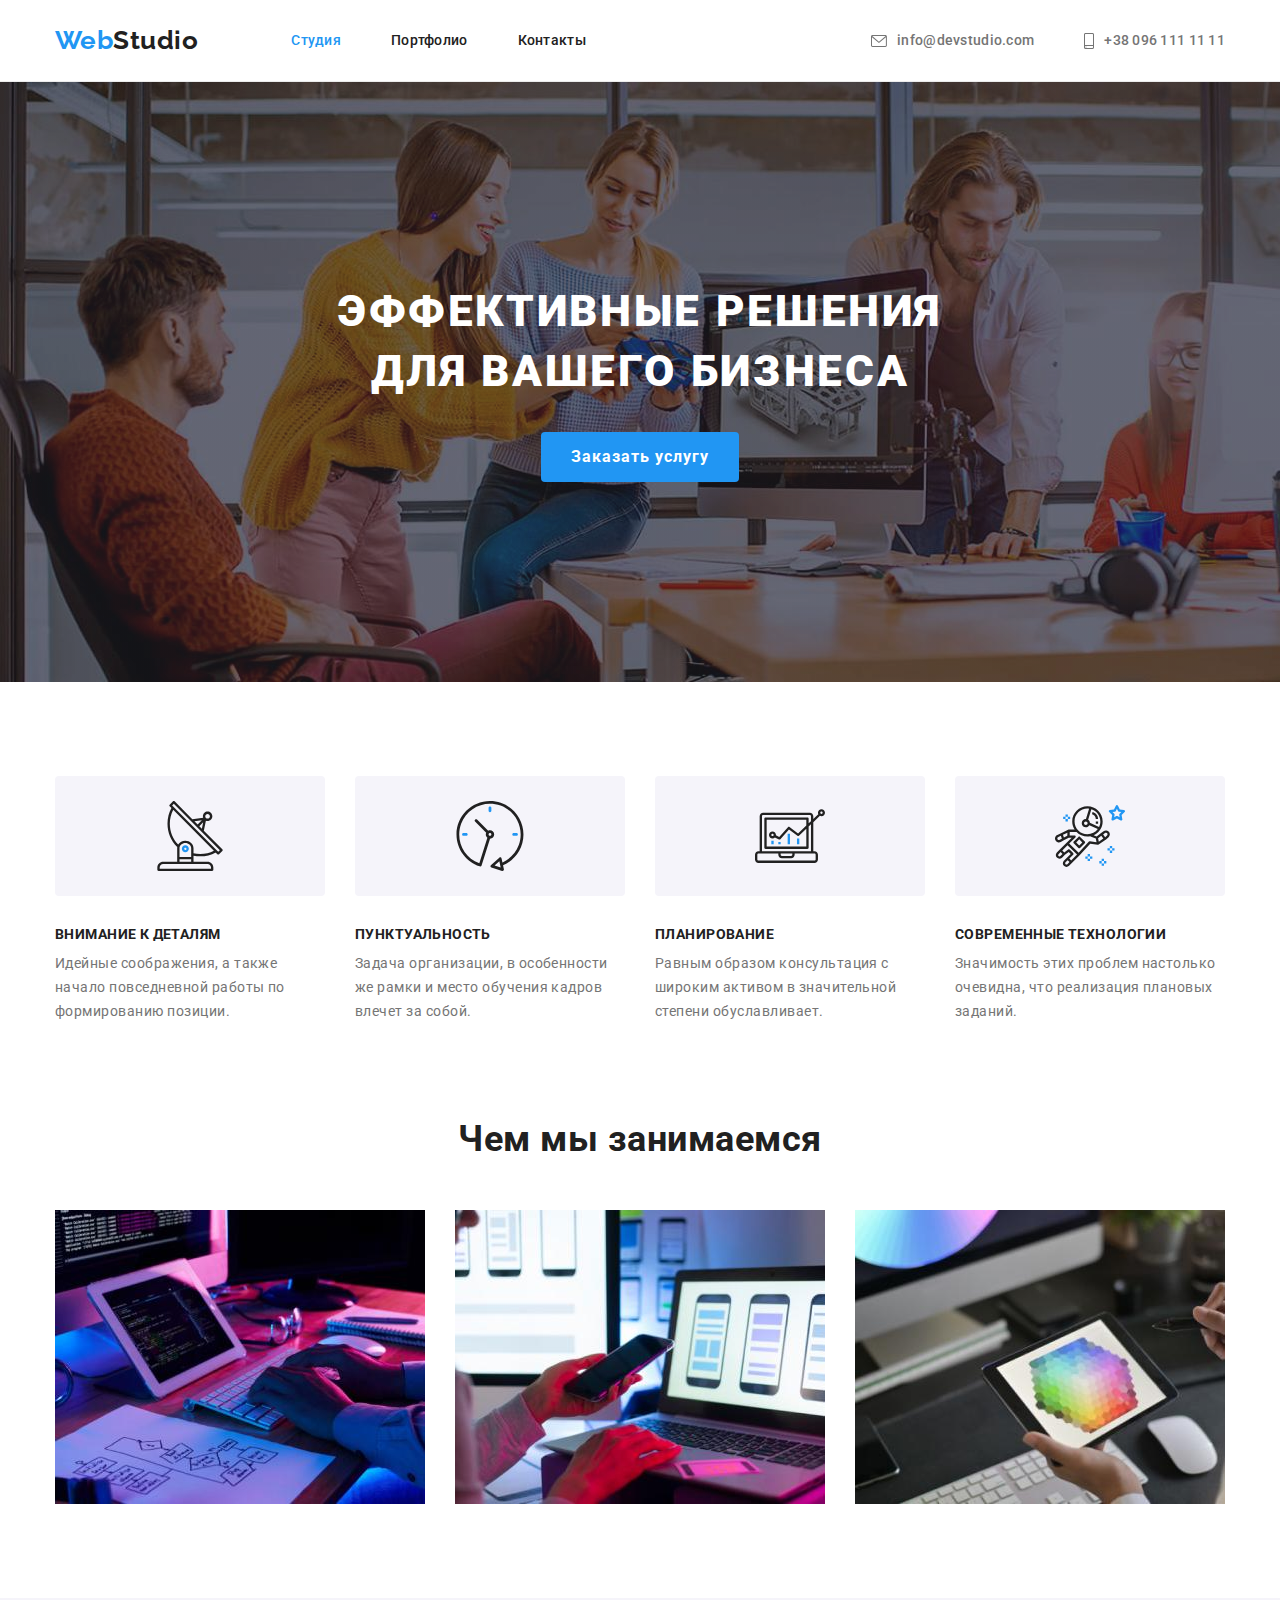
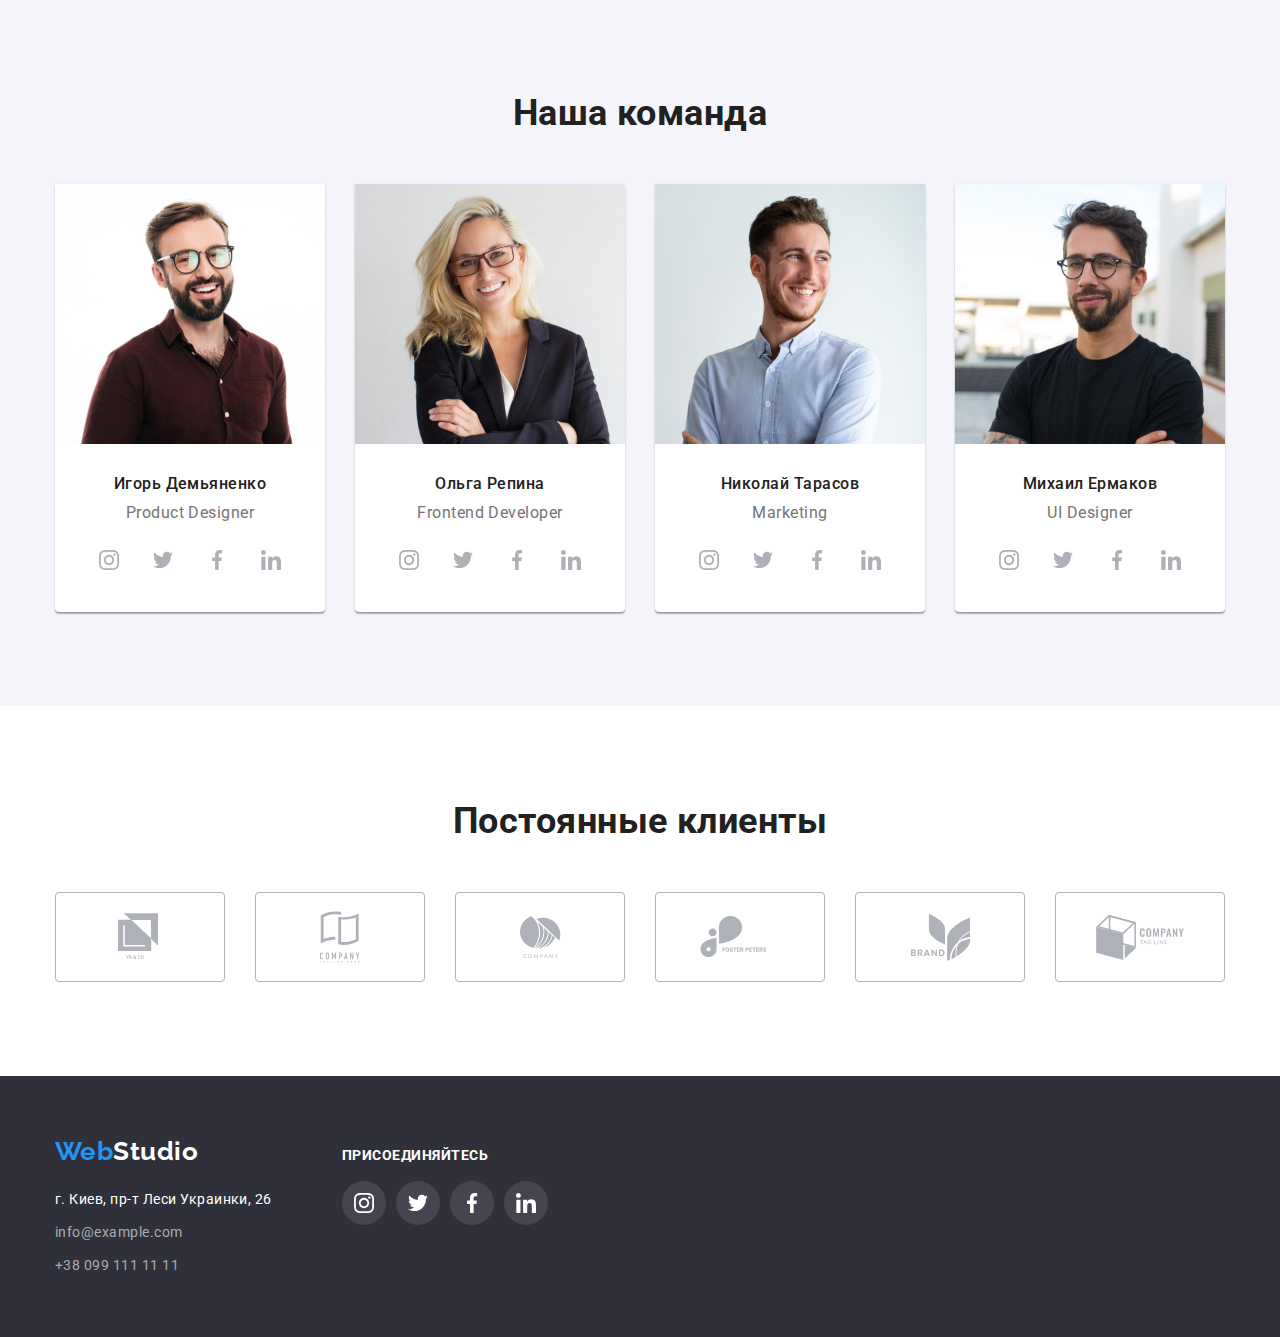
<file: index.html>
<!DOCTYPE html>
<html lang="ru">
  <head>
    <meta charset="UTF-8" />
    <meta name="viewport" content="width=device-width, initial-scale=1.0" />
    <title>Студия</title>
    <link
      href="https://fonts.googleapis.com/css2?family=Raleway:wght@700&family=Roboto:wght@400;500;700;900&display=swap"
      rel="stylesheet"
    />
    <link
      rel="stylesheet"
      href="https://cdnjs.cloudflare.com/ajax/libs/modern-normalize/1.0.0/modern-normalize.min.css"
    />
    <link rel="stylesheet" href="./css/style.css" />
  </head>
  <body>
    <!--Шапка сайта-->
    <header class="header">
      <div class="container">
        <nav class="menu">
          <a href="./index.html" class="logo"
            ><span class="logo-one">Web</span>Studio</a
          >
          <ul class="site-nav">
            <li>
              <a href="#" class="link current">Студия</a>
            </li>
            <li>
              <a href="./portfolio.html" class="link">Портфолио</a>
            </li>
            <li>
              <a href="#" class="link">Контакты</a>
            </li>
          </ul>
        </nav>
        <ul class="auth-nav">
          <li>
            <a href="mailto:info@devstudio.com">
              <svg width="16" height="12" class="nav-svg">
                <use href="./img/symbol-defs.svg#envelope"></use>
              </svg>
              info@devstudio.com</a
            >
          </li>
          <li>
            <a href="tel:+380961111111">
              <svg width="10" height="16" class="nav-svg">
                <use href="./img/symbol-defs.svg#smartphone"></use>
              </svg>
              +38 096 111 11 11</a
            >
          </li>
        </ul>
      </div>
    </header>

    <!--/Шапка сайта-->
    <main>
      <!--Блок-герой-->
      <section class="hero">
        <div class="container">
          <div class="hero-content">
            <h1 class="hero-title">Эффективные решения для вашего бизнеса</h1>
            <button type="button">Заказать услугу</button>
          </div>
        </div>
      </section>

      <!--/Блок-герой-->
      <!--Особенности-->
      <section class="section-one">
        <div class="container">
          <h2 class="section-title visually-hidden">Особенности</h2>
          <ul class="features">
            <li class="features-list">
              <div class="featurs-svg">
                <svg width="70" height="70">
                  <use href="./img/symbol-defs.svg#antenna"></use>
                </svg>
              </div>
              <div class="features-content">
                <h3 class="features-title">Внимание к деталям</h3>
                <p>
                  Идейные соображения, а также начало повседневной работы по
                  формированию позиции.
                </p>
              </div>
            </li>
            <li class="features-list">
              <div class="featurs-svg">
                <svg width="70" height="70">
                  <use href="./img/symbol-defs.svg#clock"></use>
                </svg>
              </div>
              <div class="features-content">
                <h3 class="features-title">Пунктуальность</h3>
                <p>
                  Задача организации, в особенности же рамки и место обучения
                  кадров влечет за собой.
                </p>
              </div>
            </li>
            <li class="features-list">
              <div class="featurs-svg">
                <svg width="70" height="70">
                  <use href="./img/symbol-defs.svg#diagram"></use>
                </svg>
              </div>
              <div class="features-content">
                <h3 class="features-title">Планирование</h3>
                <p>
                  Равным образом консультация с широким активом в значительной
                  степени обуславливает.
                </p>
              </div>
            </li>
            <li class="features-list">
              <div class="featurs-svg">
                <svg width="70" height="70">
                  <use href="./img/symbol-defs.svg#astronaut"></use>
                </svg>
              </div>
              <div class="features-content">
                <h3 class="features-title">Современные технологии</h3>
                <p>
                  Значимость этих проблем настолько очевидна, что реализация
                  плановых заданий.
                </p>
              </div>
            </li>
          </ul>
        </div>
      </section>

      <!--/Особенности-->
      <!--Чем мы занимаемся-->
      <section class="section-two">
        <div class="container">
          <h2 class="section-title">Чем мы занимаемся</h2>
          <ul>
            <li class="icon">
              <img src="./img/img1.jpg" alt="Изображение 1" width="370" />
            </li>
            <li class="icon">
              <img src="./img/img2.jpg" alt="Изображение 2" width="370" />
            </li>
            <li class="icon">
              <img src="./img/img3.jpg" alt="Изображение 3" width="370" />
            </li>
          </ul>
        </div>
      </section>
      <!--/Чем мы занимаемся-->
      <!--Наша комнада-->
      <section class="section-three">
        <div class="container">
          <h2 class="section-title">Наша команда</h2>
          <ul class="team-list">
            <li class="team-member">
              <img src="./img/photo1.jpg" alt="Фото сотрудника 1" width="270" />
              <div class="team-content">
                <h3>Игорь Демьяненко</h3>
                <p>Product Designer</p>
                <ul class="social-links">
                  <li>
                    <a href="#">
                      <svg width="20" height="20">
                        <use href="./img/symbol-defs.svg#instagram"></use>
                      </svg>
                    </a>
                  </li>
                  <li>
                    <a href="#">
                      <svg width="20" height="20">
                        <use href="./img/symbol-defs.svg#twitter"></use>
                      </svg>
                    </a>
                  </li>
                  <li>
                    <a href="#">
                      <svg width="20" height="20">
                        <use href="./img/symbol-defs.svg#facebook"></use>
                      </svg>
                    </a>
                  </li>
                  <li>
                    <a href="#">
                      <svg width="20" height="20">
                        <use href="./img/symbol-defs.svg#linkedin"></use>
                      </svg>
                    </a>
                  </li>
                </ul>
              </div>
            </li>
            <li class="team-member">
              <img src="./img/photo2.jpg" alt="Фото сотрудника 2" width="270" />
              <div class="team-content">
                <h3>Ольга Репина</h3>
                <p>Frontend Developer</p>
                <ul class="social-links">
                  <li>
                    <a href="#">
                      <svg width="20" height="20">
                        <use href="./img/symbol-defs.svg#instagram"></use>
                      </svg>
                    </a>
                  </li>
                  <li>
                    <a href="#">
                      <svg width="20" height="20">
                        <use href="./img/symbol-defs.svg#twitter"></use>
                      </svg>
                    </a>
                  </li>
                  <li>
                    <a href="#">
                      <svg width="20" height="20">
                        <use href="./img/symbol-defs.svg#facebook"></use>
                      </svg>
                    </a>
                  </li>
                  <li>
                    <a href="#">
                      <svg width="20" height="20">
                        <use href="./img/symbol-defs.svg#linkedin"></use>
                      </svg>
                    </a>
                  </li>
                </ul>
              </div>
            </li>
            <li class="team-member">
              <img src="./img/photo3.jpg" alt="Фото сотрудника 3" width="270" />
              <div class="team-content">
                <h3>Николай Тарасов</h3>
                <p>Marketing</p>
                <ul class="social-links">
                  <li>
                    <a href="#">
                      <svg width="20" height="20">
                        <use href="./img/symbol-defs.svg#instagram"></use>
                      </svg>
                    </a>
                  </li>
                  <li>
                    <a href="#">
                      <svg width="20" height="20">
                        <use href="./img/symbol-defs.svg#twitter"></use>
                      </svg>
                    </a>
                  </li>
                  <li>
                    <a href="#">
                      <svg width="20" height="20">
                        <use href="./img/symbol-defs.svg#facebook"></use>
                      </svg>
                    </a>
                  </li>
                  <li>
                    <a href="#">
                      <svg width="20" height="20">
                        <use href="./img/symbol-defs.svg#linkedin"></use>
                      </svg>
                    </a>
                  </li>
                </ul>
              </div>
            </li>
            <li class="team-member">
              <img src="./img/photo4.jpg" alt="Фото сотрудника 4" width="270" />
              <div class="team-content">
                <h3>Михаил Ермаков</h3>
                <p>UI Designer</p>
                <ul class="social-links">
                  <li>
                    <a href="#">
                      <svg width="20" height="20">
                        <use href="./img/symbol-defs.svg#instagram"></use>
                      </svg>
                    </a>
                  </li>
                  <li>
                    <a href="#">
                      <svg width="20" height="20">
                        <use href="./img/symbol-defs.svg#twitter"></use>
                      </svg>
                    </a>
                  </li>
                  <li>
                    <a href="#">
                      <svg width="20" height="20">
                        <use href="./img/symbol-defs.svg#facebook"></use>
                      </svg>
                    </a>
                  </li>
                  <li>
                    <a href="#">
                      <svg width="20" height="20">
                        <use href="./img/symbol-defs.svg#linkedin"></use>
                      </svg>
                    </a>
                  </li>
                </ul>
              </div>
            </li>
          </ul>
        </div>
      </section>
      <!--/Наша комнада-->
      <!-- Постоянные клиенты -->
      <section class="section-four">
        <div class="container">
          <h2 class="section-title">Постоянные клиенты</h2>
          <ul class="clients-list">
            <li>
              <a href="#">
                <svg width="44.27" height="49.23" class="client-svg">
                  <use href="./img/symbol-defs.svg#logo1"></use>
                </svg>
              </a>
            </li>
            <li>
              <a href="#">
                <svg width="40" height="52" class="client-svg">
                  <use href="./img/symbol-defs.svg#logo2"></use>
                </svg>
              </a>
            </li>
            <li>
              <a href="#">
                <svg width="41" height="42.6" class="client-svg">
                  <use href="./img/symbol-defs.svg#logo3"></use>
                </svg>
              </a>
            </li>
            <li>
              <a href="#">
                <svg width="79.7" height="42" class="client-svg">
                  <use href="./img/symbol-defs.svg#logo4"></use>
                </svg>
              </a>
            </li>
            <li>
              <a href="#">
                <svg width="59" height="47" class="client-svg">
                  <use href="./img/symbol-defs.svg#logo5"></use>
                </svg>
              </a>
            </li>
            <li>
              <a href="#">
                <svg width="88.5" height="45.5" class="client-svg">
                  <use href="./img/symbol-defs.svg#logo6"></use>
                </svg>
              </a>
            </li>
          </ul>
        </div>
      </section>
    </main>
    <footer class="footer">
      <div class="container">
        <div class="adress-container">
          <a href="./index.html" class="logo-footer"
            ><span class="logo-one">Web</span>Studio</a
          >
          <address>
            <p class="address address-one">г. Киев, пр-т Леси Украинки, 26</p>
          </address>
          <ul>
            <li>
              <a href="mailto:info@example.com" class="address address-two"
                >info@example.com</a
              >
            </li>
            <li>
              <a href="tel:+380991111111" class="address address-two"
                >+38 099 111 11 11</a
              >
            </li>
          </ul>
        </div>
        <div class="links-container">
          <b>Присоединяйтесь</b>
          <ul class="social-links">
            <li>
              <a href="#">
                <svg width="20" height="20">
                  <use href="./img/symbol-defs.svg#instagram"></use>
                </svg>
              </a>
            </li>
            <li>
              <a href="#">
                <svg width="20" height="20">
                  <use href="./img/symbol-defs.svg#twitter"></use>
                </svg>
              </a>
            </li>
            <li>
              <a href="#">
                <svg width="20" height="20">
                  <use href="./img/symbol-defs.svg#facebook"></use>
                </svg>
              </a>
            </li>
            <li>
              <a href="#">
                <svg width="20" height="20">
                  <use href="./img/symbol-defs.svg#linkedin"></use>
                </svg>
              </a>
            </li>
          </ul>
        </div>
      </div>
    </footer>
  </body>
</html>
</file>
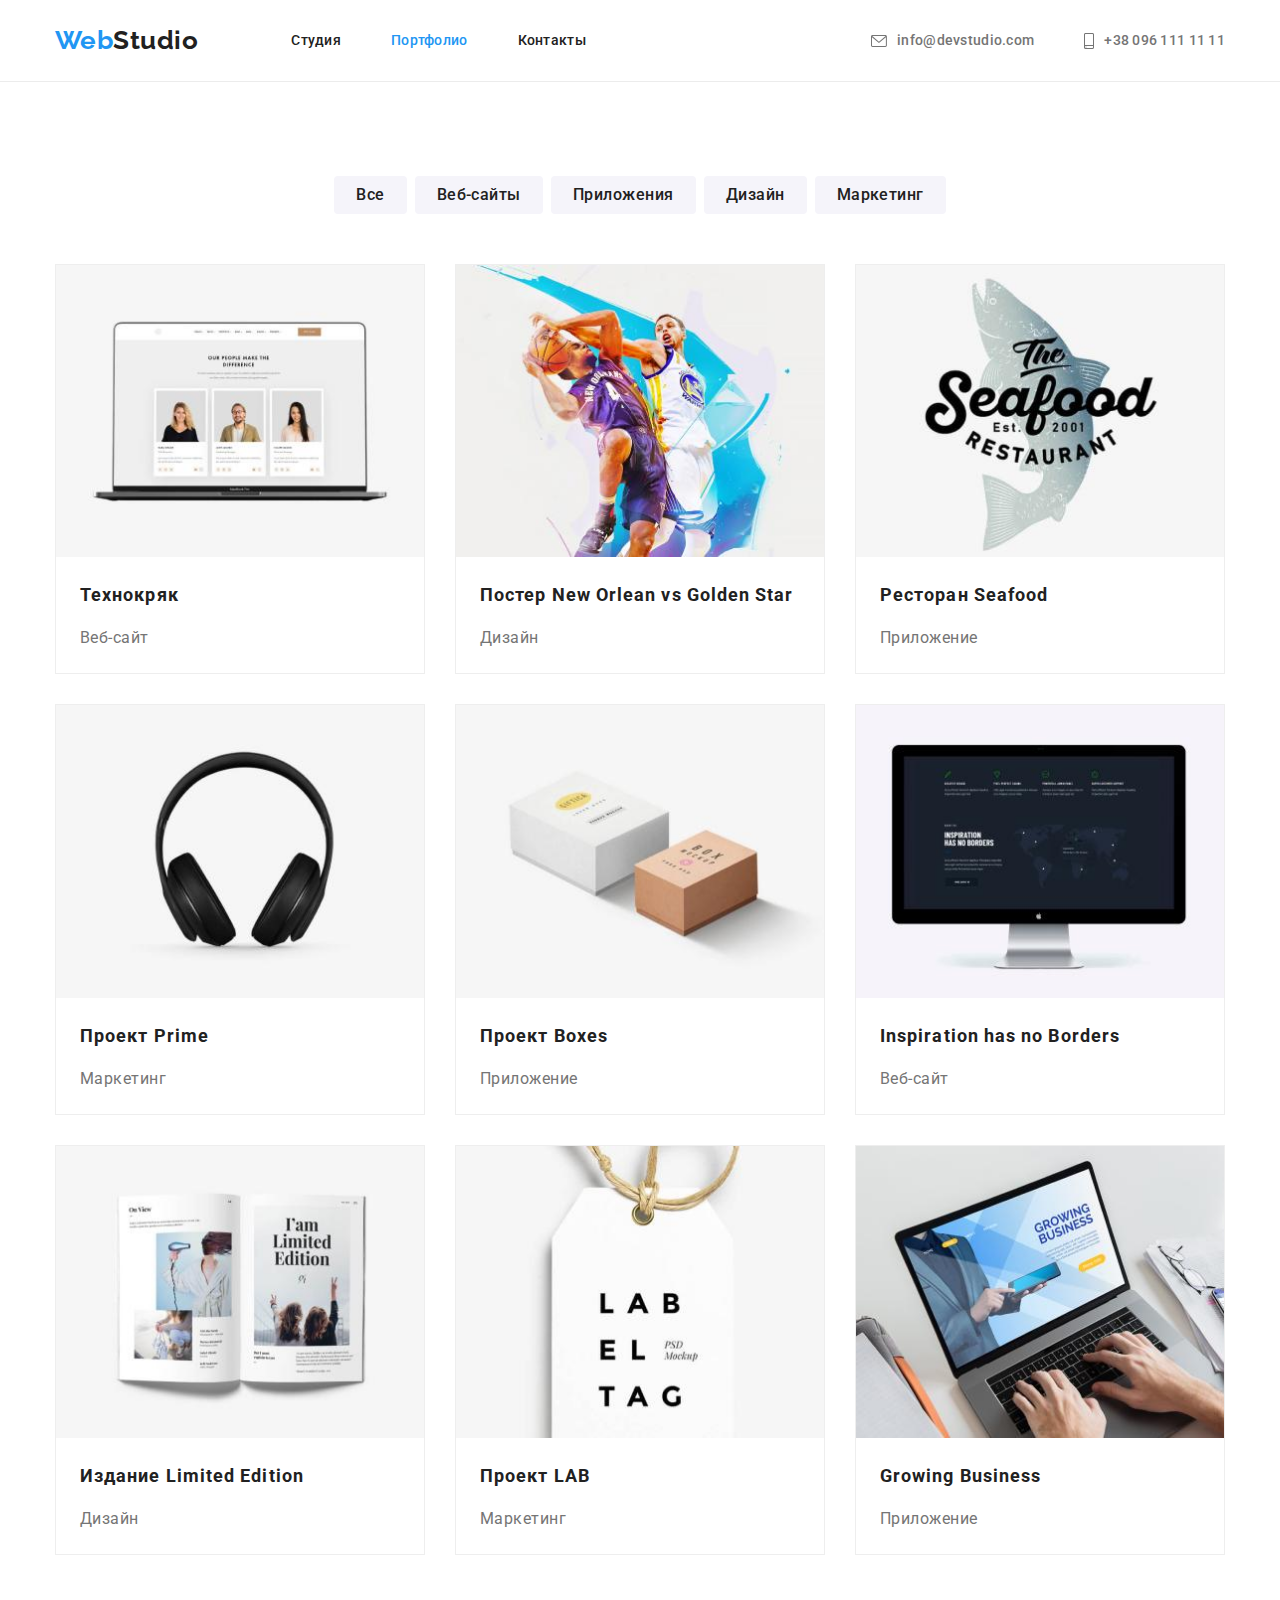
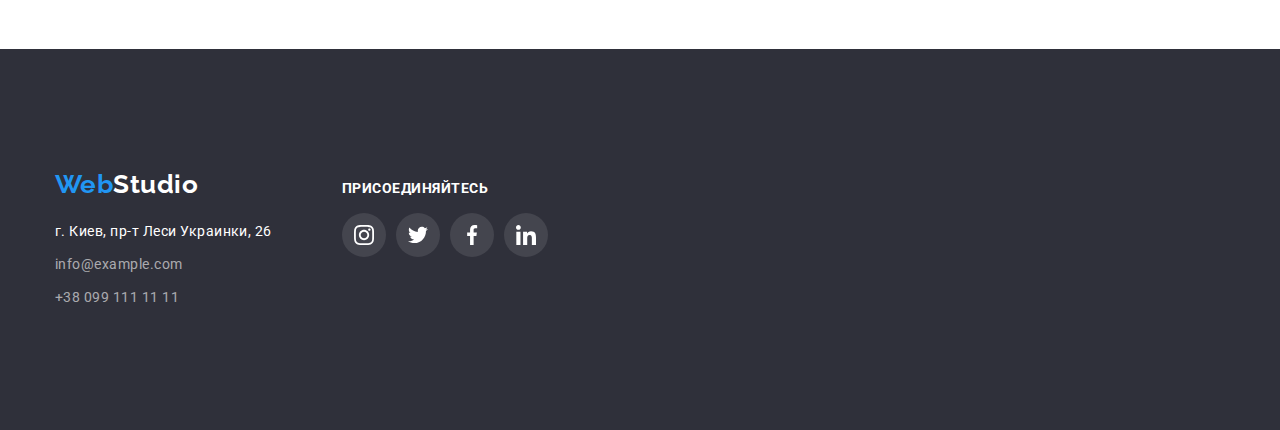
<file: portfolio.html>
<!DOCTYPE html>
<html lang="ru">
  <head>
    <meta charset="UTF-8" />
    <meta name="viewport" content="width=device-width, initial-scale=1.0" />
    <title>Портфолио</title>
    <link
      href="https://fonts.googleapis.com/css2?family=Raleway:wght@700&family=Roboto:wght@400;500;700;900&display=swap"
      rel="stylesheet"
    />
    <link
      rel="stylesheet"
      href="https://cdnjs.cloudflare.com/ajax/libs/modern-normalize/1.0.0/modern-normalize.min.css"
    />
    <link rel="stylesheet" href="./css/style.css" />
  </head>
  <body>
    <!--Шапка сайта-->
    <header class="header">
      <div class="container">
        <nav class="menu">
          <a href="./index.html" class="logo"
            ><span class="logo-one">Web</span>Studio</a
          >
          <ul class="site-nav">
            <li>
              <a href="./index.html" class="link">Студия</a>
            </li>
            <li>
              <a href="./portfolio.html" class="link current">Портфолио</a>
            </li>
            <li>
              <a href="#" class="link">Контакты</a>
            </li>
          </ul>
        </nav>
        <ul class="auth-nav">
          <li>
            <a href="mailto:info@devstudio.com">
              <svg width="16" height="12" class="nav-svg">
                <use href="./img/symbol-defs.svg#envelope"></use>
              </svg>
              info@devstudio.com</a
            >
          </li>
          <li>
            <a href="tel:+380961111111">
              <svg width="10" height="16" class="nav-svg">
                <use href="./img/symbol-defs.svg#smartphone"></use>
              </svg>
              +38 096 111 11 11</a
            >
          </li>
        </ul>
      </div>
    </header>
    <!--/Шапка сайта-->
    <main>
      <!--Портфолио-->
      <section class="portfolio">
        <div class="container">
          <h1 class="visually-hidden">Портфолио</h1>
          <ul class="buttons">
            <li>
              <button type="button" class="portfolio-button">Все</button>
            </li>
            <li>
              <button type="button" class="portfolio-button">Веб-сайты</button>
            </li>
            <li>
              <button type="button" class="portfolio-button">Приложения</button>
            </li>
            <li>
              <button type="button" class="portfolio-button">Дизайн</button>
            </li>
            <li>
              <button type="button" class="portfolio-button">Маркетинг</button>
            </li>
          </ul>
          <h2 class="visually-hidden">Работы</h2>

          <ul class="list">
            <li>
              <a href="#" class="list-link">
                <div class="card-thumb">
                  <img
                    src="./img/portfolio/img-portfolio-0.jpg"
                    alt="Технокряк"
                    width="370"
                  />
                </div>

                <div class="card-content">
                  <h3 class="list-title">Технокряк</h3>
                  <p class="list-text">Веб-сайт</p>
                </div>
              </a>
            </li>
            <li>
              <a href="#" class="list-link">
                <div class="card-thumb">
                  <img
                    src="./img/portfolio/img-portfolio-1.jpg"
                    alt="Постер"
                    width="370"
                  />
                </div>
                <div class="card-content">
                  <h3 class="list-title">Постер New Orlean vs Golden Star</h3>
                  <p class="list-text">Дизайн</p>
                </div>
              </a>
            </li>
            <li>
              <a href="#" class="list-link">
                <div class="card-thumb">
                  <img
                    src="./img/portfolio/img-portfolio-2.jpg"
                    alt="Ресторан"
                    width="370"
                  />
                </div>
                <div class="card-content">
                  <h3 class="list-title">Ресторан Seafood</h3>
                  <p class="list-text">Приложение</p>
                </div>
              </a>
            </li>
            <li>
              <a href="#" class="list-link">
                <div class="card-thumb">
                  <img
                    src="./img/portfolio/img-portfolio-3.jpg"
                    alt="Проект Прайм"
                    width="370"
                  />
                </div>
                <div class="card-content">
                  <h3 class="list-title">Проект Prime</h3>
                  <p class="list-text">Маркетинг</p>
                </div>
              </a>
            </li>
            <li>
              <a href="#" class="list-link">
                <div class="card-thumb">
                  <img
                    src="./img/portfolio/img-portfolio-4.jpg"
                    alt="Проект Боксиз"
                    width="370"
                  />
                </div>
                <div class="card-content">
                  <h3 class="list-title">Проект Boxes</h3>
                  <p class="list-text">Приложение</p>
                </div>
              </a>
            </li>
            <li>
              <a href="#" class="list-link">
                <div class="card-thumb">
                  <img
                    src="./img/portfolio/img-portfolio-5.jpg"
                    alt="Веб-сайт"
                    width="370"
                  />
                </div>
                <div class="card-content">
                  <h3 class="list-title">Inspiration has no Borders</h3>
                  <p class="list-text">Веб-сайт</p>
                </div>
              </a>
            </li>
            <li>
              <a href="#" class="list-link">
                <div class="card-thumb">
                  <img
                    src="./img/portfolio/img-portfolio-6.jpg"
                    alt="Издание"
                    width="370"
                  />
                </div>
                <div class="card-content">
                  <h3 class="list-title">Издание Limited Edition</h3>
                  <p class="list-text">Дизайн</p>
                </div>
              </a>
            </li>
            <li>
              <a href="#" class="list-link">
                <div class="card-thumb">
                  <img
                    src="./img/portfolio/img-portfolio-7.jpg"
                    alt="Проект Лаб"
                    width="370"
                  />
                </div>
                <div class="card-content">
                  <h3 class="list-title">Проект LAB</h3>
                  <p class="list-text">Маркетинг</p>
                </div>
              </a>
            </li>
            <li>
              <a href="#" class="list-link">
                <div class="card-thumb">
                  <img
                    src="./img/portfolio/img-portfolio-8.jpg"
                    alt="Приложение"
                    width="370"
                  />
                </div>
                <div class="card-content">
                  <h3 class="list-title">Growing Business</h3>
                  <p class="list-text">Приложение</p>
                </div>
              </a>
            </li>
          </ul>
        </div>
      </section>
      <!--/Портфолио-->
    </main>
    <div class="footer">
      <footer class="footer">
        <div class="container">
          <div class="adress-container">
            <a href="./index.html" class="logo-footer"
              ><span class="logo-one">Web</span>Studio</a
            >
            <address>
              <p class="address address-one">г. Киев, пр-т Леси Украинки, 26</p>
            </address>
            <ul>
              <li>
                <a href="mailto:info@example.com" class="address address-two"
                  >info@example.com</a
                >
              </li>
              <li>
                <a href="tel:+380991111111" class="address address-two"
                  >+38 099 111 11 11</a
                >
              </li>
            </ul>
          </div>
          <div class="links-container">
            <b>Присоединяйтесь</b>
            <ul class="social-links">
              <li>
                <a href="#">
                  <svg width="20" height="20">
                    <use href="./img/symbol-defs.svg#instagram"></use>
                  </svg>
                </a>
              </li>
              <li>
                <a href="#">
                  <svg width="20" height="20">
                    <use href="./img/symbol-defs.svg#twitter"></use>
                  </svg>
                </a>
              </li>
              <li>
                <a href="#">
                  <svg width="20" height="20">
                    <use href="./img/symbol-defs.svg#facebook"></use>
                  </svg>
                </a>
              </li>
              <li>
                <a href="#">
                  <svg width="20" height="20">
                    <use href="./img/symbol-defs.svg#linkedin"></use>
                  </svg>
                </a>
              </li>
            </ul>
          </div>
        </div>
      </footer>
    </div>
  </body>
</html>
</file>
<file: css/style.css>
:root {
  --primary-text-color: #757575;
  --title-text-color: #212121;
  --accent-color: #2196f3;
  --primary-white-color: #ffffff;
  --background-accent-color: #f5f4fa;
  --card-set-gap: 30px;
}
body {
  background-color: var(--primary-white-color);
  color: var(--primary-text-color);
  font-family: Roboto, sans-serif;
  font-weight: normal;
  font-style: normal;
  font-size: 16px;
  letter-spacing: 0.03em;
}

.logo,
.logo-footer {
  color: var(--title-text-color);
  font-family: Raleway;
  font-weight: bold;
  font-size: 26px;
  line-height: 1.2;
  text-decoration: none;
}
.logo-one {
  color: var(--accent-color);
}
ul {
  list-style: none;
  padding: 0;
  margin: 0;
}
.visually-hidden {
  position: absolute;
  width: 1px;
  height: 1px;
  margin: -1px;
  padding: 0;
  overflow: hidden;
  border: 0;
  clip: rect(0 0 0 0);
}

h1,
h2,
h3,
p {
  margin: 0;
}
h3 {
  margin-bottom: 10px;
}

a {
  display: block;
  width: 100%;
  height: 100%;
}

img {
  display: block;
  max-width: 100%;
  height: auto;
}
.section-three {
  background-color: var(--background-accent-color);
}
.container {
  width: 1200px;
  padding: 0 15px;
  margin: 0 auto;
}

.header {
  padding: 25px 0;
  border-bottom: 1px solid #ececec;
}
.header .container {
  display: flex;
  align-items: center;
}
.header .menu {
  display: flex;
  align-items: center;
}
.header ul {
  display: flex;
}
.header li:not(:last-child) {
  margin-right: 50px;
}

.header .logo {
  margin-right: 93px;
}
.header .auth-nav {
  margin-left: auto;
}
.header .auth-nav a {
  display: flex;
  align-items: center;
}
.nav-svg {
  margin-right: 10px;
  fill: var(--primary-text-color);
}
.auth-nav a:hover svg,
.auth-nav a:focus svg {
  fill: var(--accent-color);
}
.hero {
  background-image: linear-gradient(
      rgba(47, 48, 58, 0.4),
      rgba(47, 48, 58, 0.4)
    ),
    url(../img/bg-hero1.jpg);
  background-color: #c4c4c4;
  padding-top: 200px;
  padding-bottom: 200px;
}
.hero .container {
  align-items: center;
  text-align: center;
}
.hero-content {
  width: 696px;
  margin: auto;
}

.section-one {
  padding-top: 94px;
  padding-bottom: 94px;
}

.section-one .features {
  display: flex;
}
.section-one li:not(:last-child) {
  margin-right: 30px;
}

.features-list {
  width: 270px;
}
.featurs-svg {
  height: 120px;
  display: flex;
  background: var(--background-accent-color);
  border-radius: 4px;
}

.featurs-svg svg {
  margin: auto;
}
.section-two {
  padding-bottom: 94px;
}
.section-two ul {
  display: flex;
  justify-content: space-between;
}
.icon {
  width: 370px;
}
.section-three {
  padding-top: 94px;
  padding-bottom: 94px;
}
.team-list {
  display: flex;
  justify-content: space-between;
  text-align: center;
}
.team-list p {
  margin-top: 10px;
}
.team-content {
  padding: 30px 32px;
}
.team-list {
  display: flex;
  flex-wrap: wrap;
  margin-top: calc(-1 * var(--card-set-gap));
  margin-left: calc(-1 * var(--card-set-gap));
}
.team-list .team-member {
  flex-basis: calc(100% / 4 - var(--card-set-gap));
  margin-left: var(--card-set-gap);
  margin-top: var(--card-set-gap);
  background: var(--primary-white-color);

  box-shadow: 0px 1px 3px rgba(0, 0, 0, 0.12), 0px 1px 1px rgba(0, 0, 0, 0.14),
    0px 2px 1px rgba(0, 0, 0, 0.2);
  border-radius: 0px 0px 4px 4px;
}
.social-links {
  display: flex;
  justify-content: space-between;
  margin-top: 16px;
}

.social-links li {
  width: 44px;
  height: 44px;
}

.social-links a {
  display: flex;
}
.social-links a:hover,
.social-links a:focus {
  background-color: var(--accent-color);
  border-radius: 50%;
}
.social-links a:hover svg,
.social-links a:focus svg {
  fill: var(--primary-white-color);
}
.social-links svg {
  margin: auto;
}
.section-four {
  padding-top: 94px;
  padding-bottom: 94px;
}
.clients-list {
  display: flex;
  justify-content: space-between;
  margin-top: 50px;
}

.clients-list li {
  width: 170px;
  height: 90px;
  border: 1px solid #afb1b8;

  border-radius: 4px;
}
.clients-list a {
  display: flex;
}
.clients-list a:hover,
.clients-list a:focus {
  border: 1px solid var(--accent-color);
  border-radius: 4px;
  fill: var(--accent-color);
}
.clients-list a:hover svg,
.clients-list a:focus svg {
  fill: var(--accent-color);
}

.client-svg {
  margin: auto;
  fill: #afb1b8;
}
.footer {
  padding-top: 60px;
  padding-bottom: 60px;
}
.footer .container {
  display: flex;
  align-items: baseline;
}
.adress-container {
  margin-right: 70px;
}
.container .buttons {
  display: flex;
  justify-content: center;
  margin-bottom: 50px;
}

.buttons li:not(:last-child) {
  margin-right: 8px;
}

.portfolio {
  padding-top: 94px;
  padding-bottom: 94px;
}
.container .list {
  display: flex;
  flex-wrap: wrap;
  margin-top: calc(-1 * var(--card-set-gap));
  margin-left: calc(-1 * var(--card-set-gap));
}

.list li {
  flex-basis: calc(100% / 3 - var(--card-set-gap));
  margin-left: var(--card-set-gap);
  margin-top: var(--card-set-gap);
}
.card-content {
  padding: 20px 24px;
}

/* Site nav */
.site-nav a,
.auth-nav a {
  color: var(--title-text-color);
  font-family: Roboto;
  font-weight: 500;
  font-size: 14px;
  line-height: 1.14;
  letter-spacing: 0.02em;
  text-decoration: none;
}
.auth-nav a {
  color: var(--primary-text-color);
}
.site-nav a:hover,
.site-nav a:focus,
.auth-nav a:hover,
.auth-nav a:focus,
.address-two:hover,
.address-two:focus {
  color: var(--accent-color);
}
.site-nav .link.current {
  color: var(--accent-color);
}

/* Section */
.section-title {
  color: var(--title-text-color);
  font-size: 36px;
  line-height: 1.17;
  text-align: center;
  margin-bottom: 50px;
}

/* Hero */
.hero-title {
  color: var(--primary-white-color);
  font-weight: 900;
  font-size: 44px;
  line-height: 1.36;
  text-align: center;
  letter-spacing: 0.06em;
  text-transform: uppercase;
  margin-bottom: 30px;
}

/* Button */
button {
  display: inline-block;
  color: var(--primary-white-color);
  background-color: var(--accent-color);
  font-family: inherit;
  font-weight: bold;
  font-size: 16px;
  line-height: 1.9;
  align-items: center;
  text-align: center;
  letter-spacing: 0.06em;
  /* width: 200px; */
  border-radius: 4px;
  padding: 10px 30px;
  border: 0;
  cursor: pointer;
}
button:hover,
button:focus {
  background-color: #188ce8;
}

/* Features */
.features-title {
  color: var(--title-text-color);
  font-size: 14px;
  line-height: 1.143;
  letter-spacing: 0.03em;
  text-transform: uppercase;
}

.features p {
  font-weight: normal;
  font-size: 14px;
  line-height: 1.71;
}

.features-content {
  margin-top: 30px;
}

/* Our team*/
.team-list h3 {
  color: var(--title-text-color);
  font-weight: 500;
  font-size: 16px;
  line-height: 1.19;
}
.team-list p {
  color: var(--primary-text-color);
  line-height: 1.19;
}

.team-content li {
  border-radius: 0.5;
}
.team-list svg {
  fill: #afb1b8;
}
/* Portfolio */
.list-title {
  color: var(--title-text-color);
  font-size: 18px;
  line-height: 2;
  letter-spacing: 0.06em;
}
.list-text {
  color: var(--primary-text-color);
  line-height: 1.87;
}
.list li {
  width: 370px;

  background: var(--primary-white-color);
  border: 1px solid #eeeeee;
}
a.list-link {
  text-decoration: none;
}
.list-link:hover,
.list-link:focus {
  box-shadow: 0px 1px 1px rgba(0, 0, 0, 0.12), 0px 4px 4px rgba(0, 0, 0, 0.06),
    1px 4px 6px rgba(0, 0, 0, 0.16);
}
.portfolio-button {
  width: auto;
  color: var(--title-text-color);
  background-color: var(--background-accent-color);
  font-family: inherit;
  font-weight: 500;
  line-height: 1.62;
  text-align: center;
  letter-spacing: 0.03em;
  padding: 6px 22px;
  border: none;
}
.portfolio-button:hover,
.portfolio-button:focus {
  color: var(--primary-white-color);
  background-color: var(--accent-color);
  box-shadow: 0px 3px 1px rgba(0, 0, 0, 0.1), 0px 1px 2px rgba(0, 0, 0, 0.08),
    0px 2px 2px rgba(0, 0, 0, 0.12);
}

/* Footer*/
.address {
  color: rgba(255, 255, 255, 0.6);
  font-style: normal;
  font-size: 14px;
  line-height: 1.71;
  margin-bottom: 9px;
}
.address-two:last-child {
  margin-bottom: 0;
}
a.address {
  text-decoration: none;
}
.address-one {
  color: var(--primary-white-color);
}
.footer {
  background-color: #2f303a;
}
.logo-footer {
  color: var(--primary-white-color);
  display: inline-block;
  margin-bottom: 20px;
}
.adress-container li:not(:last-child) {
  margin-bottom: 9px;
}
b {
  font-weight: bold;
  font-size: 14px;
  line-height: 1.14;
  text-transform: uppercase;
  color: var(--primary-white-color);
}

.links-container {
  width: 206px;
}
.social-links ul {
  display: flex;
  justify-content: space-between;
}
.links-container li {
  background-color: rgba(255, 255, 255, 0.1);
  border-radius: 50%;
}
.links-container svg {
  fill: var(--primary-white-color);
}
</file>
